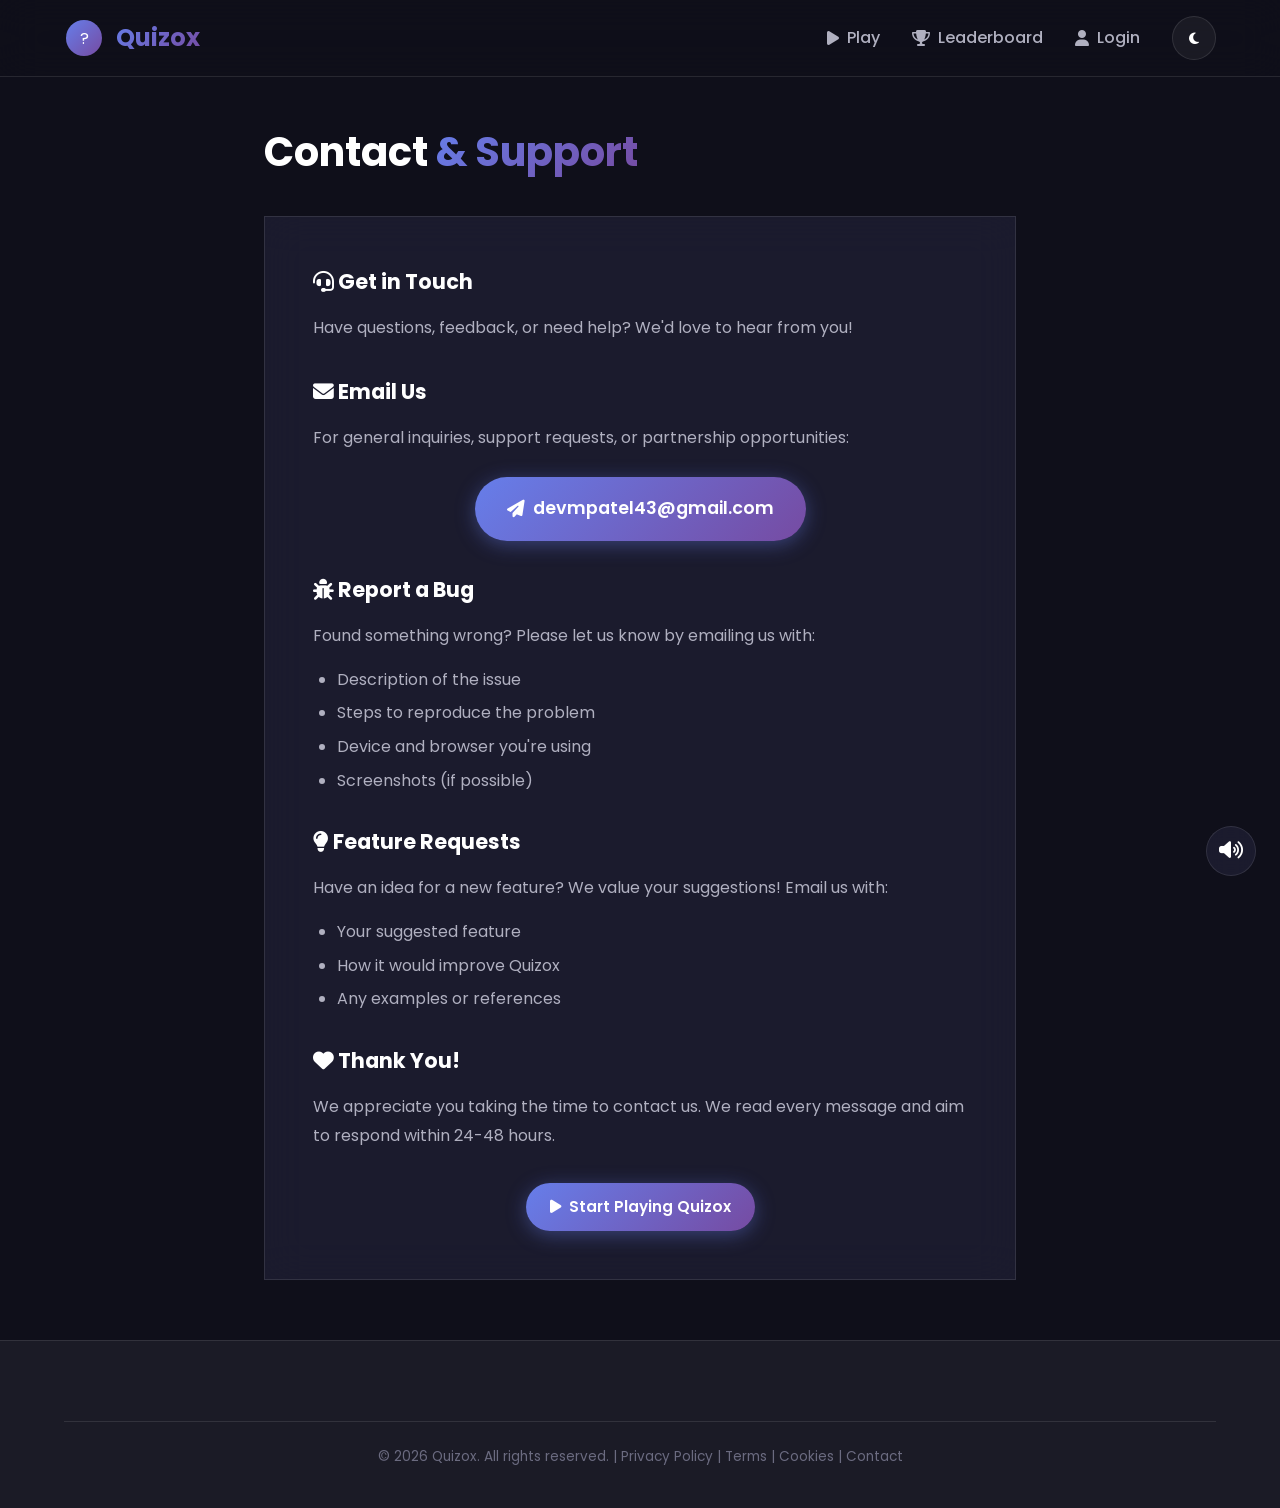
<file: pages/contact.html>
<!DOCTYPE html>
<html lang="en">
<head>
    <meta charset="UTF-8">
    <meta name="viewport" content="width=device-width, initial-scale=1.0">
    <title>Contact Us - Quizox</title>
    <link rel="stylesheet" href="../css/style.css">
    <link href="https://fonts.googleapis.com/css2?family=Poppins:wght@300;400;500;600;700;800&display=swap" rel="stylesheet">
    <link rel="stylesheet" href="https://cdnjs.cloudflare.com/ajax/libs/font-awesome/6.4.0/css/all.min.css">
    <link rel="icon" href="data:image/svg+xml,<svg xmlns='http://www.w3.org/2000/svg' viewBox='0 0 100 100'><text y='.9em' font-size='90'>🧠</text></svg>">
</head>
<body>
    <nav class="navbar">
        <div class="nav-container">
            <a href="../index.html" class="logo">
                <div class="logo-icon">
                    <svg viewBox="0 0 100 100" width="40" height="40">
                        <circle cx="50" cy="50" r="45" fill="url(#logoGrad)" />
                        <text x="50" y="65" text-anchor="middle" font-size="40" fill="white">?</text>
                        <defs>
                            <linearGradient id="logoGrad" x1="0%" y1="0%" x2="100%" y2="100%">
                                <stop offset="0%" style="stop-color:#667eea"/>
                                <stop offset="100%" style="stop-color:#764ba2"/>
                            </linearGradient>
                        </defs>
                    </svg>
                </div>
                <span class="logo-text">Quizox</span>
            </a>
            <div class="nav-links">
                <a href="quiz.html" class="nav-link"><i class="fas fa-play"></i> Play</a>
                <a href="leaderboard.html" class="nav-link"><i class="fas fa-trophy"></i> Leaderboard</a>
                <a href="auth.html" class="nav-link" id="auth-link"><i class="fas fa-user"></i> Login</a>
                <button id="theme-toggle" class="theme-btn"><i class="fas fa-moon"></i></button>
            </div>
            <div class="mobile-menu" id="mobile-menu">
                <a href="quiz.html" class="mobile-link"><i class="fas fa-play"></i> Play Quiz</a>
                <a href="leaderboard.html" class="mobile-link"><i class="fas fa-trophy"></i> Leaderboard</a>
                <a href="auth.html" class="mobile-link" id="mobile-auth-link"><i class="fas fa-user"></i> Login</a>
                <a href="#" class="mobile-link" id="mobile-logout" style="display: none;"><i class="fas fa-sign-out-alt"></i> Logout</a>
                <button id="mobile-theme-toggle" class="mobile-theme-btn"><i class="fas fa-moon"></i> Dark Mode</button>
            </div>
            <button class="mobile-menu-btn" id="mobile-menu-btn"><i class="fas fa-bars"></i></button>
        </div>
    </nav>

    <main class="legal-container">
        <h1>Contact <span class="gradient-text">& Support</span></h1>
        
        <div class="legal-content">
            <h2><i class="fas fa-headset"></i> Get in Touch</h2>
            <p>Have questions, feedback, or need help? We'd love to hear from you!</p>

            <h2><i class="fas fa-envelope"></i> Email Us</h2>
            <p>For general inquiries, support requests, or partnership opportunities:</p>
            <p style="text-align: center; margin: 24px 0;">
                <a href="mailto:devmpatel43@gmail.com" class="btn btn-primary btn-lg">
                    <i class="fas fa-paper-plane"></i> devmpatel43@gmail.com
                </a>
            </p>

            <h2><i class="fas fa-bug"></i> Report a Bug</h2>
            <p>Found something wrong? Please let us know by emailing us with:</p>
            <ul>
                <li>Description of the issue</li>
                <li>Steps to reproduce the problem</li>
                <li>Device and browser you're using</li>
                <li>Screenshots (if possible)</li>
            </ul>

            <h2><i class="fas fa-lightbulb"></i> Feature Requests</h2>
            <p>Have an idea for a new feature? We value your suggestions! Email us with:</p>
            <ul>
                <li>Your suggested feature</li>
                <li>How it would improve Quizox</li>
                <li>Any examples or references</li>
            </ul>

            <h2><i class="fas fa-heart"></i> Thank You!</h2>
            <p>We appreciate you taking the time to contact us. We read every message and aim to respond within 24-48 hours.</p>

            <div style="text-align: center; margin-top: 32px;">
                <a href="quiz.html" class="btn btn-primary">
                    <i class="fas fa-play"></i> Start Playing Quizox
                </a>
            </div>
        </div>
    </main>

    <footer class="footer">
        <div class="container">
            <div class="footer-bottom">
                <p>&copy; 2026 Quizox. All rights reserved. | <a href="privacy-policy.html">Privacy Policy</a> | <a href="terms.html">Terms</a> | <a href="cookie-policy.html">Cookies</a> | <a href="contact.html">Contact</a></p>
            </div>
        </div>
    </footer>

    <script src="../js/main.js"></script>
</body>
</html>
</file>
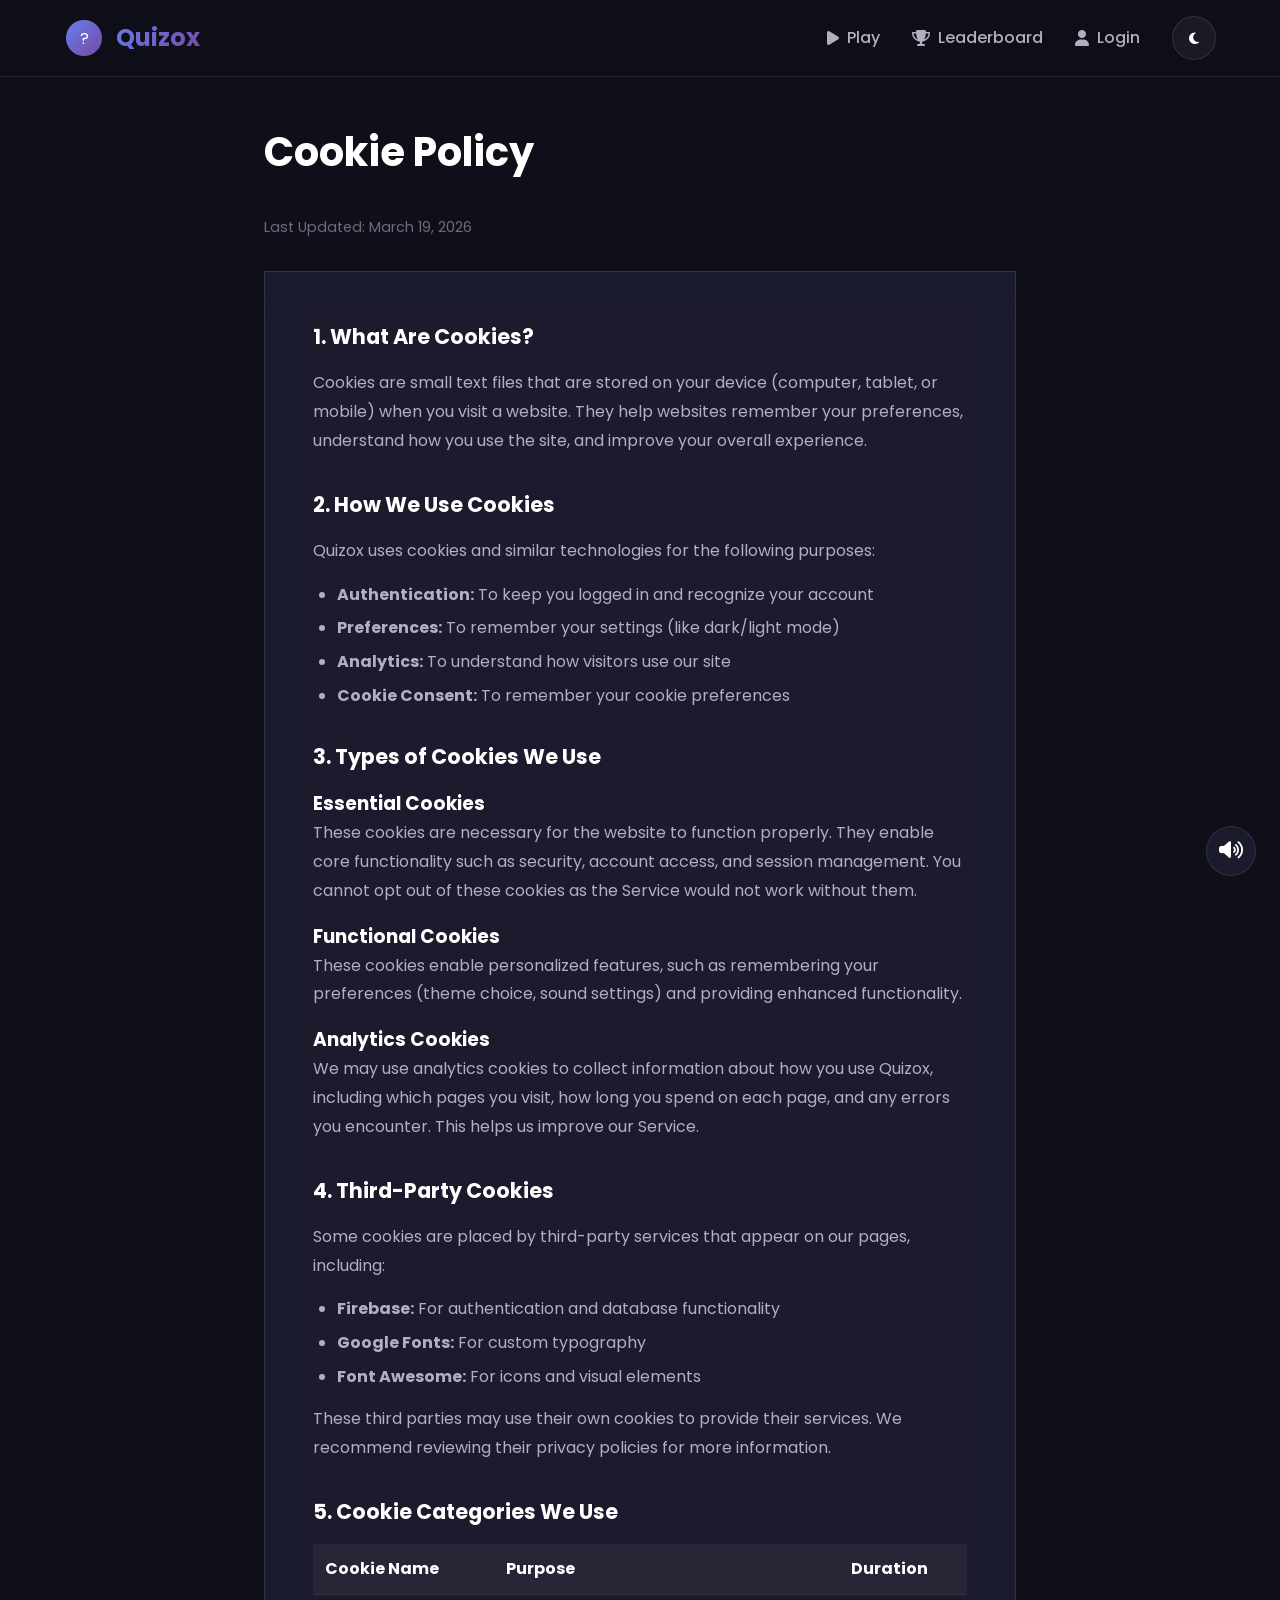
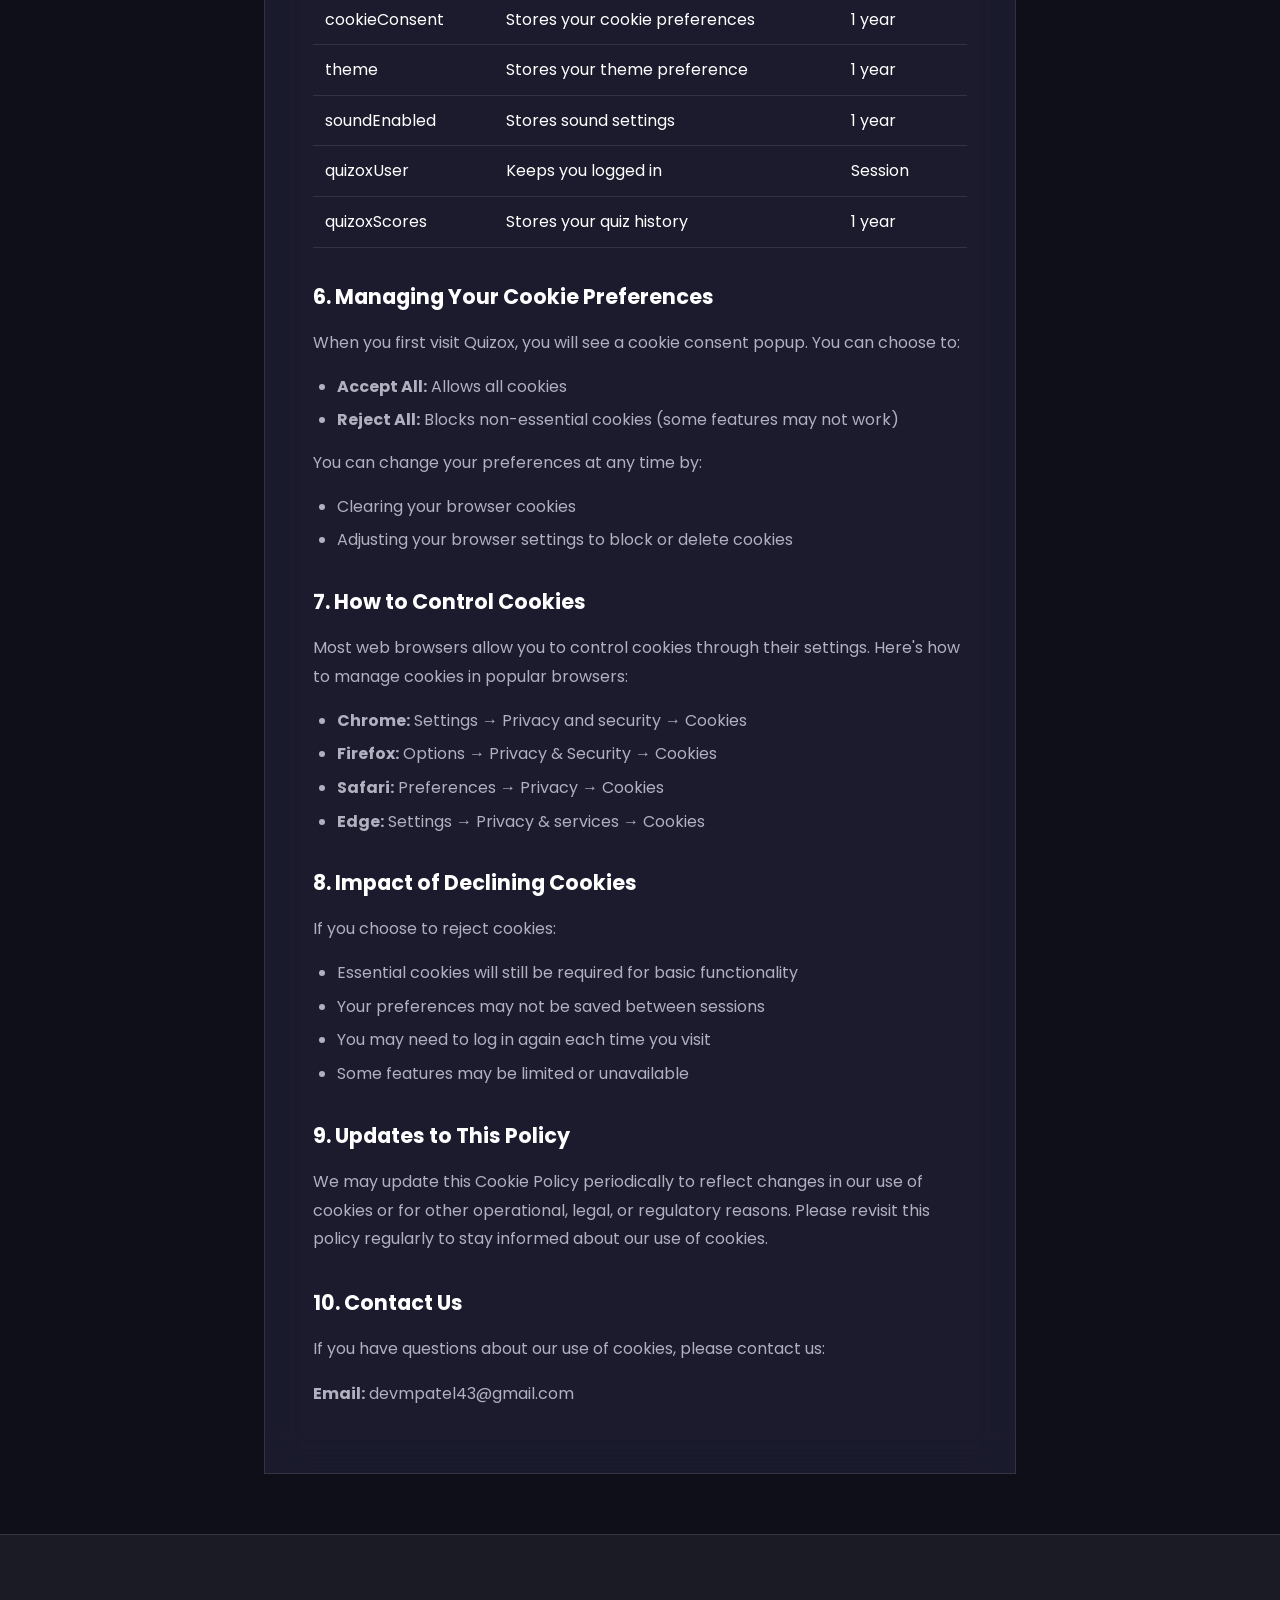
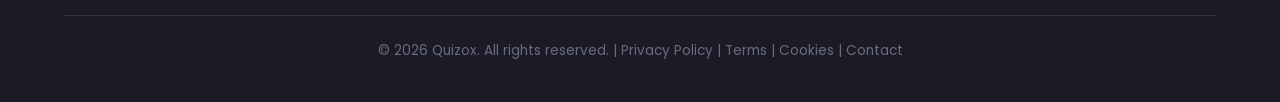
<file: pages/cookie-policy.html>
<!DOCTYPE html>
<html lang="en">
<head>
    <meta charset="UTF-8">
    <meta name="viewport" content="width=device-width, initial-scale=1.0">
    <title>Cookie Policy - Quizox</title>
    <link rel="stylesheet" href="../css/style.css">
    <link href="https://fonts.googleapis.com/css2?family=Poppins:wght@300;400;500;600;700;800&display=swap" rel="stylesheet">
    <link rel="stylesheet" href="https://cdnjs.cloudflare.com/ajax/libs/font-awesome/6.4.0/css/all.min.css">
    <link rel="icon" href="data:image/svg+xml,<svg xmlns='http://www.w3.org/2000/svg' viewBox='0 0 100 100'><text y='.9em' font-size='90'>🧠</text></svg>">
</head>
<body>
    <nav class="navbar">
        <div class="nav-container">
            <a href="../index.html" class="logo">
                <div class="logo-icon">
                    <svg viewBox="0 0 100 100" width="40" height="40">
                        <circle cx="50" cy="50" r="45" fill="url(#logoGrad)" />
                        <text x="50" y="65" text-anchor="middle" font-size="40" fill="white">?</text>
                        <defs>
                            <linearGradient id="logoGrad" x1="0%" y1="0%" x2="100%" y2="100%">
                                <stop offset="0%" style="stop-color:#667eea"/>
                                <stop offset="100%" style="stop-color:#764ba2"/>
                            </linearGradient>
                        </defs>
                    </svg>
                </div>
                <span class="logo-text">Quizox</span>
            </a>
            <div class="nav-links">
                <a href="quiz.html" class="nav-link"><i class="fas fa-play"></i> Play</a>
                <a href="leaderboard.html" class="nav-link"><i class="fas fa-trophy"></i> Leaderboard</a>
                <a href="auth.html" class="nav-link" id="auth-link"><i class="fas fa-user"></i> Login</a>
                <button id="theme-toggle" class="theme-btn"><i class="fas fa-moon"></i></button>
            </div>
            <div class="mobile-menu" id="mobile-menu">
                <a href="quiz.html" class="mobile-link"><i class="fas fa-play"></i> Play Quiz</a>
                <a href="leaderboard.html" class="mobile-link"><i class="fas fa-trophy"></i> Leaderboard</a>
                <a href="auth.html" class="mobile-link" id="mobile-auth-link"><i class="fas fa-user"></i> Login</a>
                <a href="#" class="mobile-link" id="mobile-logout" style="display: none;"><i class="fas fa-sign-out-alt"></i> Logout</a>
                <button id="mobile-theme-toggle" class="mobile-theme-btn"><i class="fas fa-moon"></i> Dark Mode</button>
            </div>
            <button class="mobile-menu-btn" id="mobile-menu-btn"><i class="fas fa-bars"></i></button>
        </div>
    </nav>

    <main class="legal-container">
        <h1>Cookie Policy</h1>
        <p class="legal-date">Last Updated: March 19, 2026</p>
        
        <div class="legal-content">
            <h2>1. What Are Cookies?</h2>
            <p>Cookies are small text files that are stored on your device (computer, tablet, or mobile) when you visit a website. They help websites remember your preferences, understand how you use the site, and improve your overall experience.</p>

            <h2>2. How We Use Cookies</h2>
            <p>Quizox uses cookies and similar technologies for the following purposes:</p>
            <ul>
                <li><strong>Authentication:</strong> To keep you logged in and recognize your account</li>
                <li><strong>Preferences:</strong> To remember your settings (like dark/light mode)</li>
                <li><strong>Analytics:</strong> To understand how visitors use our site</li>
                <li><strong>Cookie Consent:</strong> To remember your cookie preferences</li>
            </ul>

            <h2>3. Types of Cookies We Use</h2>
            
            <h3>Essential Cookies</h3>
            <p>These cookies are necessary for the website to function properly. They enable core functionality such as security, account access, and session management. You cannot opt out of these cookies as the Service would not work without them.</p>
            
            <h3>Functional Cookies</h3>
            <p>These cookies enable personalized features, such as remembering your preferences (theme choice, sound settings) and providing enhanced functionality.</p>
            
            <h3>Analytics Cookies</h3>
            <p>We may use analytics cookies to collect information about how you use Quizox, including which pages you visit, how long you spend on each page, and any errors you encounter. This helps us improve our Service.</p>

            <h2>4. Third-Party Cookies</h2>
            <p>Some cookies are placed by third-party services that appear on our pages, including:</p>
            <ul>
                <li><strong>Firebase:</strong> For authentication and database functionality</li>
                <li><strong>Google Fonts:</strong> For custom typography</li>
                <li><strong>Font Awesome:</strong> For icons and visual elements</li>
            </ul>
            <p>These third parties may use their own cookies to provide their services. We recommend reviewing their privacy policies for more information.</p>

            <h2>5. Cookie Categories We Use</h2>
            <table style="width: 100%; border-collapse: collapse; margin: 16px 0;">
                <thead>
                    <tr style="background: var(--glass);">
                        <th style="padding: 12px; text-align: left; border-bottom: 1px solid var(--glass-border);">Cookie Name</th>
                        <th style="padding: 12px; text-align: left; border-bottom: 1px solid var(--glass-border);">Purpose</th>
                        <th style="padding: 12px; text-align: left; border-bottom: 1px solid var(--glass-border);">Duration</th>
                    </tr>
                </thead>
                <tbody>
                    <tr>
                        <td style="padding: 12px; border-bottom: 1px solid var(--glass-border);">cookieConsent</td>
                        <td style="padding: 12px; border-bottom: 1px solid var(--glass-border);">Stores your cookie preferences</td>
                        <td style="padding: 12px; border-bottom: 1px solid var(--glass-border);">1 year</td>
                    </tr>
                    <tr>
                        <td style="padding: 12px; border-bottom: 1px solid var(--glass-border);">theme</td>
                        <td style="padding: 12px; border-bottom: 1px solid var(--glass-border);">Stores your theme preference</td>
                        <td style="padding: 12px; border-bottom: 1px solid var(--glass-border);">1 year</td>
                    </tr>
                    <tr>
                        <td style="padding: 12px; border-bottom: 1px solid var(--glass-border);">soundEnabled</td>
                        <td style="padding: 12px; border-bottom: 1px solid var(--glass-border);">Stores sound settings</td>
                        <td style="padding: 12px; border-bottom: 1px solid var(--glass-border);">1 year</td>
                    </tr>
                    <tr>
                        <td style="padding: 12px; border-bottom: 1px solid var(--glass-border);">quizoxUser</td>
                        <td style="padding: 12px; border-bottom: 1px solid var(--glass-border);">Keeps you logged in</td>
                        <td style="padding: 12px; border-bottom: 1px solid var(--glass-border);">Session</td>
                    </tr>
                    <tr>
                        <td style="padding: 12px; border-bottom: 1px solid var(--glass-border);">quizoxScores</td>
                        <td style="padding: 12px; border-bottom: 1px solid var(--glass-border);">Stores your quiz history</td>
                        <td style="padding: 12px; border-bottom: 1px solid var(--glass-border);">1 year</td>
                    </tr>
                </tbody>
            </table>

            <h2>6. Managing Your Cookie Preferences</h2>
            <p>When you first visit Quizox, you will see a cookie consent popup. You can choose to:</p>
            <ul>
                <li><strong>Accept All:</strong> Allows all cookies</li>
                <li><strong>Reject All:</strong> Blocks non-essential cookies (some features may not work)</li>
            </ul>
            <p>You can change your preferences at any time by:</p>
            <ul>
                <li>Clearing your browser cookies</li>
                <li>Adjusting your browser settings to block or delete cookies</li>
            </ul>

            <h2>7. How to Control Cookies</h2>
            <p>Most web browsers allow you to control cookies through their settings. Here's how to manage cookies in popular browsers:</p>
            <ul>
                <li><strong>Chrome:</strong> Settings → Privacy and security → Cookies</li>
                <li><strong>Firefox:</strong> Options → Privacy & Security → Cookies</li>
                <li><strong>Safari:</strong> Preferences → Privacy → Cookies</li>
                <li><strong>Edge:</strong> Settings → Privacy & services → Cookies</li>
            </ul>

            <h2>8. Impact of Declining Cookies</h2>
            <p>If you choose to reject cookies:</p>
            <ul>
                <li>Essential cookies will still be required for basic functionality</li>
                <li>Your preferences may not be saved between sessions</li>
                <li>You may need to log in again each time you visit</li>
                <li>Some features may be limited or unavailable</li>
            </ul>

            <h2>9. Updates to This Policy</h2>
            <p>We may update this Cookie Policy periodically to reflect changes in our use of cookies or for other operational, legal, or regulatory reasons. Please revisit this policy regularly to stay informed about our use of cookies.</p>

            <h2>10. Contact Us</h2>
            <p>If you have questions about our use of cookies, please contact us:</p>
            <p><strong>Email:</strong> devmpatel43@gmail.com</p>
        </div>
    </main>

    <footer class="footer">
        <div class="container">
            <div class="footer-bottom">
                <p>&copy; 2026 Quizox. All rights reserved. | <a href="privacy-policy.html">Privacy Policy</a> | <a href="terms.html">Terms</a> | <a href="cookie-policy.html">Cookies</a> | <a href="contact.html">Contact</a></p>
            </div>
        </div>
    </footer>

    <script src="../js/main.js"></script>
</body>
</html>
</file>
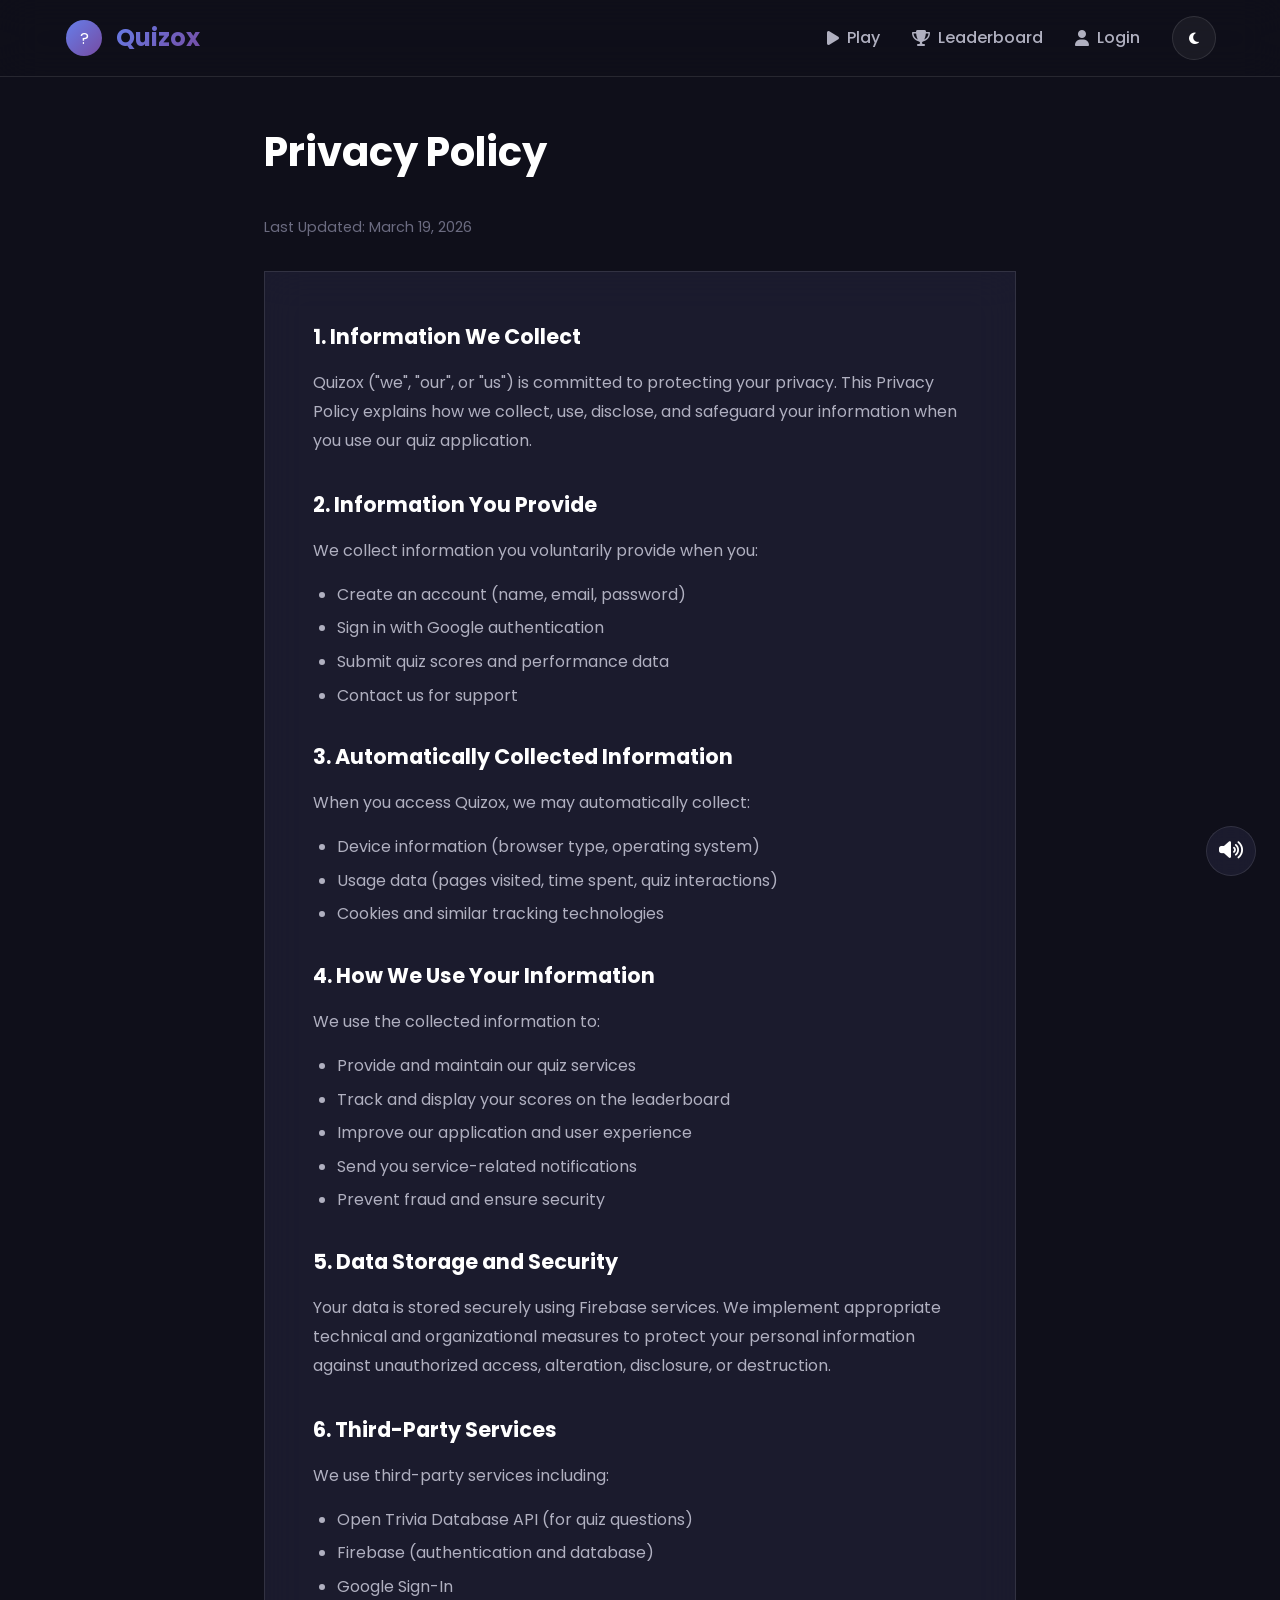
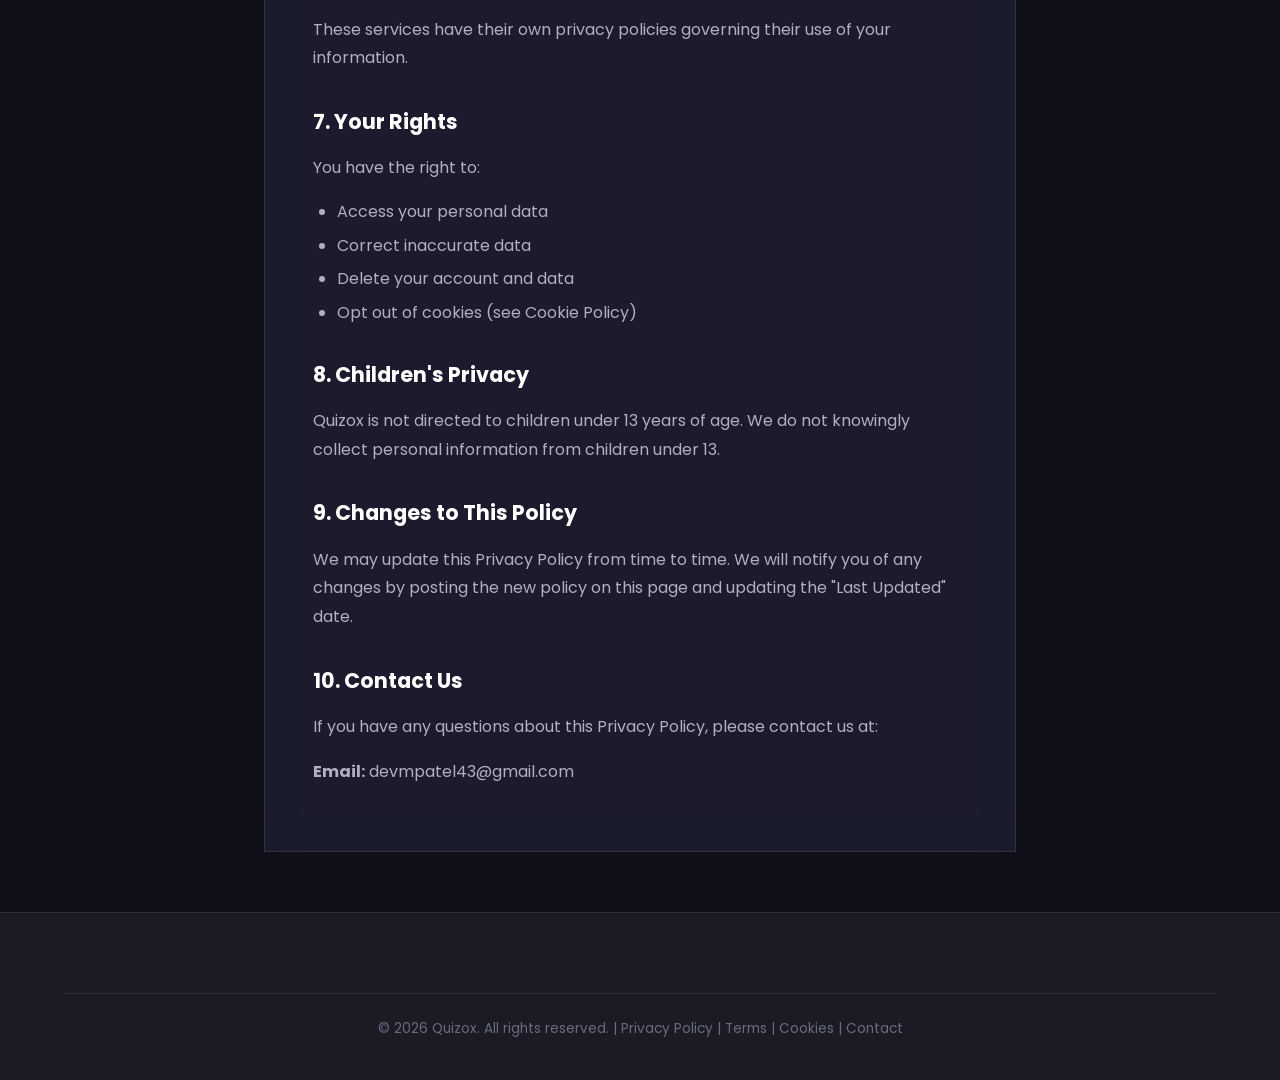
<file: pages/privacy-policy.html>
<!DOCTYPE html>
<html lang="en">
<head>
    <meta charset="UTF-8">
    <meta name="viewport" content="width=device-width, initial-scale=1.0">
    <title>Privacy Policy - Quizox</title>
    <link rel="stylesheet" href="../css/style.css">
    <link href="https://fonts.googleapis.com/css2?family=Poppins:wght@300;400;500;600;700;800&display=swap" rel="stylesheet">
    <link rel="stylesheet" href="https://cdnjs.cloudflare.com/ajax/libs/font-awesome/6.4.0/css/all.min.css">
    <link rel="icon" href="data:image/svg+xml,<svg xmlns='http://www.w3.org/2000/svg' viewBox='0 0 100 100'><text y='.9em' font-size='90'>🧠</text></svg>">
</head>
<body>
    <nav class="navbar">
        <div class="nav-container">
            <a href="../index.html" class="logo">
                <div class="logo-icon">
                    <svg viewBox="0 0 100 100" width="40" height="40">
                        <circle cx="50" cy="50" r="45" fill="url(#logoGrad)" />
                        <text x="50" y="65" text-anchor="middle" font-size="40" fill="white">?</text>
                        <defs>
                            <linearGradient id="logoGrad" x1="0%" y1="0%" x2="100%" y2="100%">
                                <stop offset="0%" style="stop-color:#667eea"/>
                                <stop offset="100%" style="stop-color:#764ba2"/>
                            </linearGradient>
                        </defs>
                    </svg>
                </div>
                <span class="logo-text">Quizox</span>
            </a>
            <div class="nav-links">
                <a href="quiz.html" class="nav-link"><i class="fas fa-play"></i> Play</a>
                <a href="leaderboard.html" class="nav-link"><i class="fas fa-trophy"></i> Leaderboard</a>
                <a href="auth.html" class="nav-link" id="auth-link"><i class="fas fa-user"></i> Login</a>
                <button id="theme-toggle" class="theme-btn"><i class="fas fa-moon"></i></button>
            </div>
            <div class="mobile-menu" id="mobile-menu">
                <a href="quiz.html" class="mobile-link"><i class="fas fa-play"></i> Play Quiz</a>
                <a href="leaderboard.html" class="mobile-link"><i class="fas fa-trophy"></i> Leaderboard</a>
                <a href="auth.html" class="mobile-link" id="mobile-auth-link"><i class="fas fa-user"></i> Login</a>
                <a href="#" class="mobile-link" id="mobile-logout" style="display: none;"><i class="fas fa-sign-out-alt"></i> Logout</a>
                <button id="mobile-theme-toggle" class="mobile-theme-btn"><i class="fas fa-moon"></i> Dark Mode</button>
            </div>
            <button class="mobile-menu-btn" id="mobile-menu-btn"><i class="fas fa-bars"></i></button>
        </div>
    </nav>

    <main class="legal-container">
        <h1>Privacy Policy</h1>
        <p class="legal-date">Last Updated: March 19, 2026</p>
        
        <div class="legal-content">
            <h2>1. Information We Collect</h2>
            <p>Quizox ("we", "our", or "us") is committed to protecting your privacy. This Privacy Policy explains how we collect, use, disclose, and safeguard your information when you use our quiz application.</p>
            
            <h2>2. Information You Provide</h2>
            <p>We collect information you voluntarily provide when you:</p>
            <ul>
                <li>Create an account (name, email, password)</li>
                <li>Sign in with Google authentication</li>
                <li>Submit quiz scores and performance data</li>
                <li>Contact us for support</li>
            </ul>

            <h2>3. Automatically Collected Information</h2>
            <p>When you access Quizox, we may automatically collect:</p>
            <ul>
                <li>Device information (browser type, operating system)</li>
                <li>Usage data (pages visited, time spent, quiz interactions)</li>
                <li>Cookies and similar tracking technologies</li>
            </ul>

            <h2>4. How We Use Your Information</h2>
            <p>We use the collected information to:</p>
            <ul>
                <li>Provide and maintain our quiz services</li>
                <li>Track and display your scores on the leaderboard</li>
                <li>Improve our application and user experience</li>
                <li>Send you service-related notifications</li>
                <li>Prevent fraud and ensure security</li>
            </ul>

            <h2>5. Data Storage and Security</h2>
            <p>Your data is stored securely using Firebase services. We implement appropriate technical and organizational measures to protect your personal information against unauthorized access, alteration, disclosure, or destruction.</p>

            <h2>6. Third-Party Services</h2>
            <p>We use third-party services including:</p>
            <ul>
                <li>Open Trivia Database API (for quiz questions)</li>
                <li>Firebase (authentication and database)</li>
                <li>Google Sign-In</li>
            </ul>
            <p>These services have their own privacy policies governing their use of your information.</p>

            <h2>7. Your Rights</h2>
            <p>You have the right to:</p>
            <ul>
                <li>Access your personal data</li>
                <li>Correct inaccurate data</li>
                <li>Delete your account and data</li>
                <li>Opt out of cookies (see Cookie Policy)</li>
            </ul>

            <h2>8. Children's Privacy</h2>
            <p>Quizox is not directed to children under 13 years of age. We do not knowingly collect personal information from children under 13.</p>

            <h2>9. Changes to This Policy</h2>
            <p>We may update this Privacy Policy from time to time. We will notify you of any changes by posting the new policy on this page and updating the "Last Updated" date.</p>

            <h2>10. Contact Us</h2>
            <p>If you have any questions about this Privacy Policy, please contact us at:</p>
            <p><strong>Email:</strong> devmpatel43@gmail.com</p>
        </div>
    </main>

    <footer class="footer">
        <div class="container">
            <div class="footer-bottom">
                <p>&copy; 2026 Quizox. All rights reserved. | <a href="privacy-policy.html">Privacy Policy</a> | <a href="terms.html">Terms</a> | <a href="cookie-policy.html">Cookies</a> | <a href="contact.html">Contact</a></p>
            </div>
        </div>
    </footer>

    <script src="../js/main.js"></script>
</body>
</html>
</file>
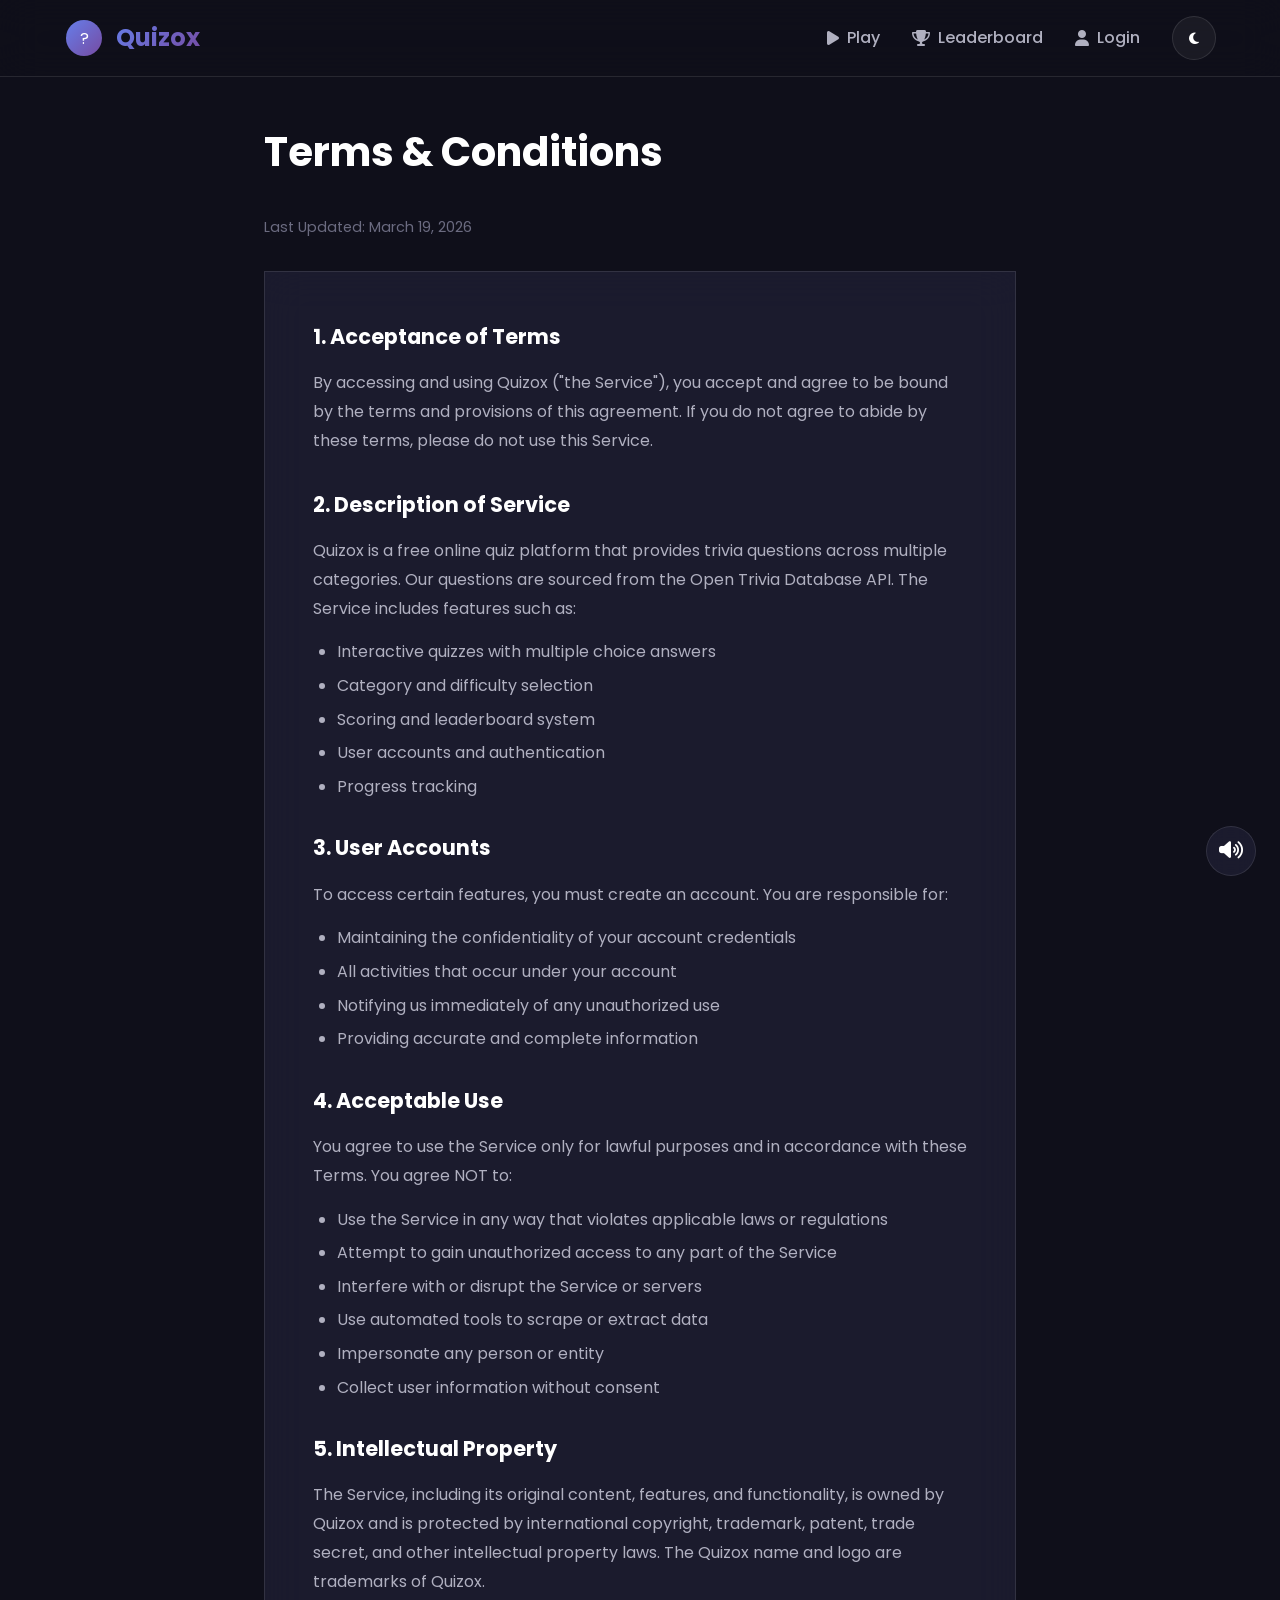
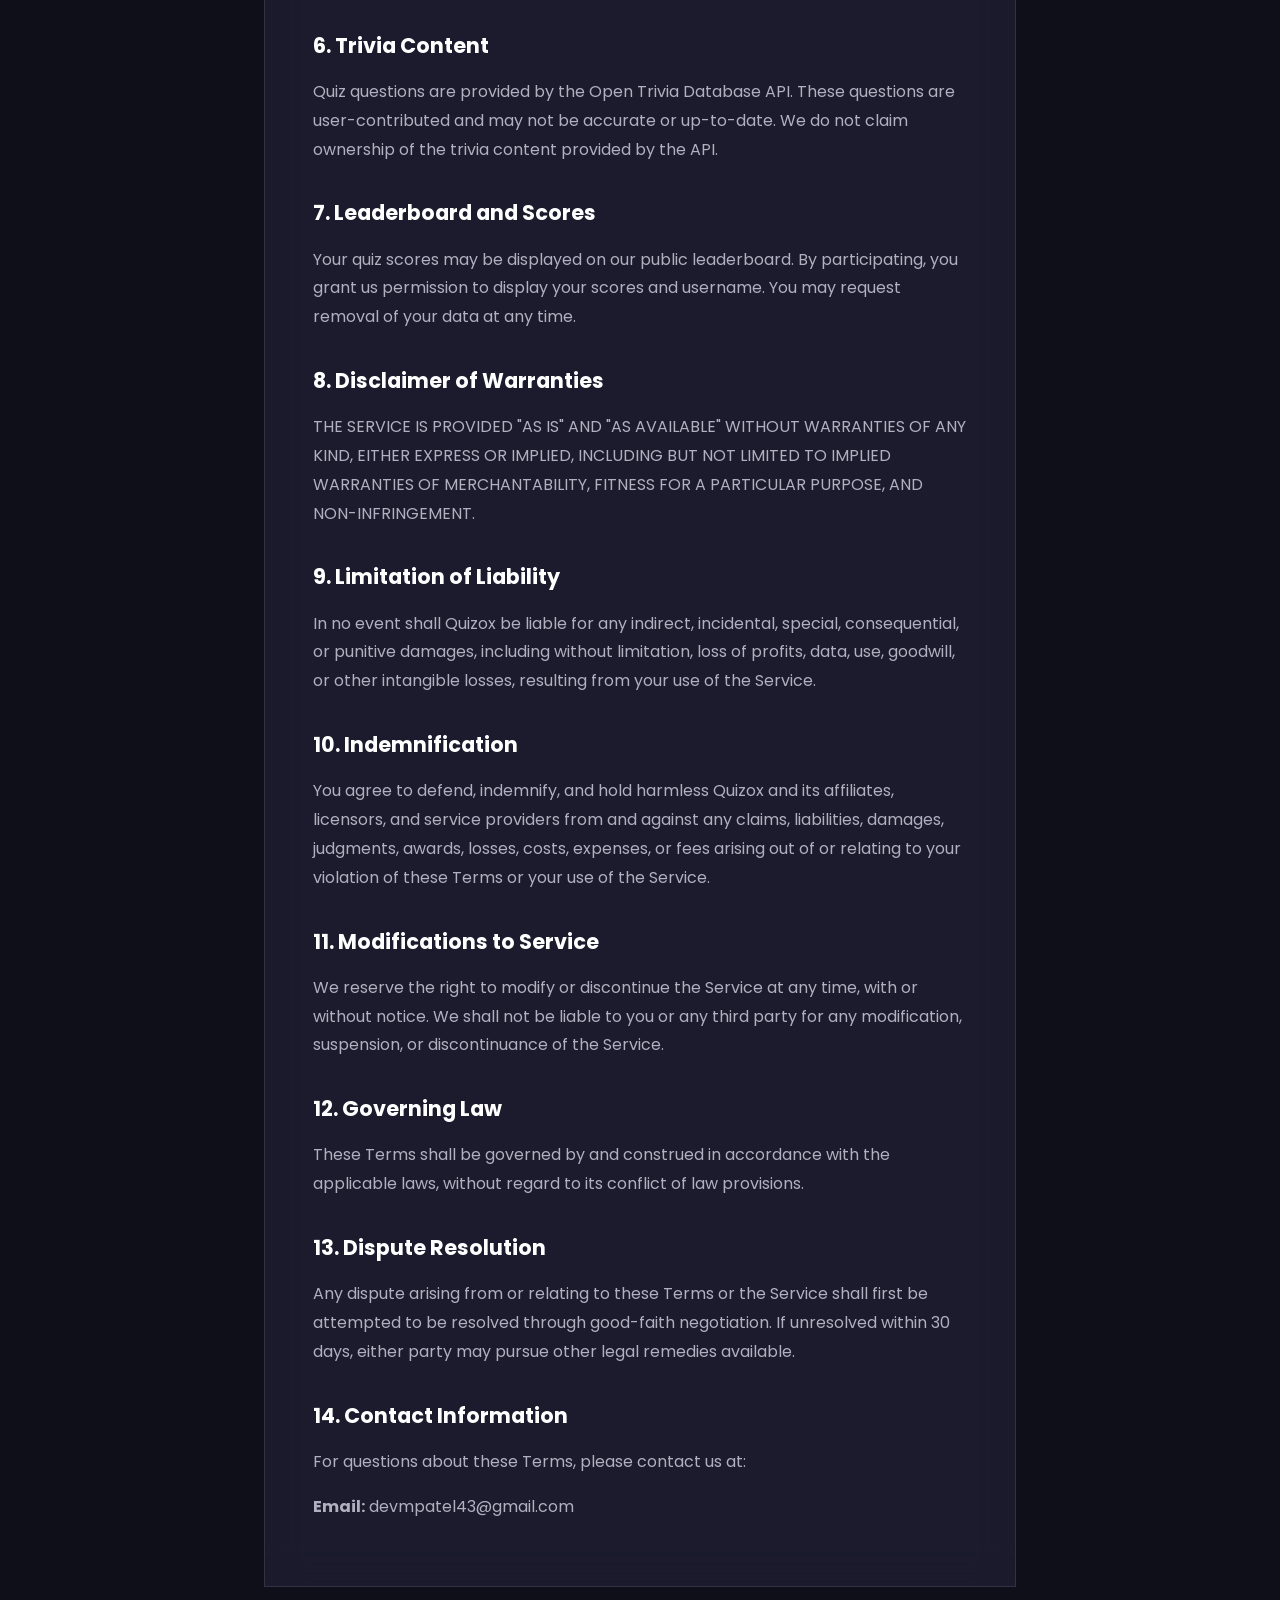
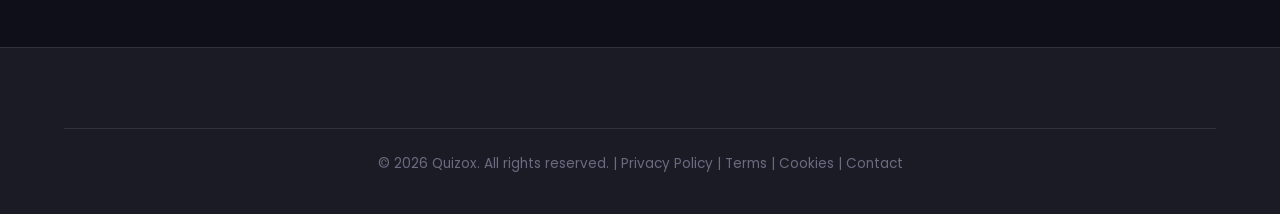
<file: pages/terms.html>
<!DOCTYPE html>
<html lang="en">
<head>
    <meta charset="UTF-8">
    <meta name="viewport" content="width=device-width, initial-scale=1.0">
    <title>Terms & Conditions - Quizox</title>
    <link rel="stylesheet" href="../css/style.css">
    <link href="https://fonts.googleapis.com/css2?family=Poppins:wght@300;400;500;600;700;800&display=swap" rel="stylesheet">
    <link rel="stylesheet" href="https://cdnjs.cloudflare.com/ajax/libs/font-awesome/6.4.0/css/all.min.css">
    <link rel="icon" href="data:image/svg+xml,<svg xmlns='http://www.w3.org/2000/svg' viewBox='0 0 100 100'><text y='.9em' font-size='90'>🧠</text></svg>">
</head>
<body>
    <nav class="navbar">
        <div class="nav-container">
            <a href="../index.html" class="logo">
                <div class="logo-icon">
                    <svg viewBox="0 0 100 100" width="40" height="40">
                        <circle cx="50" cy="50" r="45" fill="url(#logoGrad)" />
                        <text x="50" y="65" text-anchor="middle" font-size="40" fill="white">?</text>
                        <defs>
                            <linearGradient id="logoGrad" x1="0%" y1="0%" x2="100%" y2="100%">
                                <stop offset="0%" style="stop-color:#667eea"/>
                                <stop offset="100%" style="stop-color:#764ba2"/>
                            </linearGradient>
                        </defs>
                    </svg>
                </div>
                <span class="logo-text">Quizox</span>
            </a>
            <div class="nav-links">
                <a href="quiz.html" class="nav-link"><i class="fas fa-play"></i> Play</a>
                <a href="leaderboard.html" class="nav-link"><i class="fas fa-trophy"></i> Leaderboard</a>
                <a href="auth.html" class="nav-link" id="auth-link"><i class="fas fa-user"></i> Login</a>
                <button id="theme-toggle" class="theme-btn"><i class="fas fa-moon"></i></button>
            </div>
            <div class="mobile-menu" id="mobile-menu">
                <a href="quiz.html" class="mobile-link"><i class="fas fa-play"></i> Play Quiz</a>
                <a href="leaderboard.html" class="mobile-link"><i class="fas fa-trophy"></i> Leaderboard</a>
                <a href="auth.html" class="mobile-link" id="mobile-auth-link"><i class="fas fa-user"></i> Login</a>
                <a href="#" class="mobile-link" id="mobile-logout" style="display: none;"><i class="fas fa-sign-out-alt"></i> Logout</a>
                <button id="mobile-theme-toggle" class="mobile-theme-btn"><i class="fas fa-moon"></i> Dark Mode</button>
            </div>
            <button class="mobile-menu-btn" id="mobile-menu-btn"><i class="fas fa-bars"></i></button>
        </div>
    </nav>

    <main class="legal-container">
        <h1>Terms & Conditions</h1>
        <p class="legal-date">Last Updated: March 19, 2026</p>
        
        <div class="legal-content">
            <h2>1. Acceptance of Terms</h2>
            <p>By accessing and using Quizox ("the Service"), you accept and agree to be bound by the terms and provisions of this agreement. If you do not agree to abide by these terms, please do not use this Service.</p>

            <h2>2. Description of Service</h2>
            <p>Quizox is a free online quiz platform that provides trivia questions across multiple categories. Our questions are sourced from the Open Trivia Database API. The Service includes features such as:</p>
            <ul>
                <li>Interactive quizzes with multiple choice answers</li>
                <li>Category and difficulty selection</li>
                <li>Scoring and leaderboard system</li>
                <li>User accounts and authentication</li>
                <li>Progress tracking</li>
            </ul>

            <h2>3. User Accounts</h2>
            <p>To access certain features, you must create an account. You are responsible for:</p>
            <ul>
                <li>Maintaining the confidentiality of your account credentials</li>
                <li>All activities that occur under your account</li>
                <li>Notifying us immediately of any unauthorized use</li>
                <li>Providing accurate and complete information</li>
            </ul>

            <h2>4. Acceptable Use</h2>
            <p>You agree to use the Service only for lawful purposes and in accordance with these Terms. You agree NOT to:</p>
            <ul>
                <li>Use the Service in any way that violates applicable laws or regulations</li>
                <li>Attempt to gain unauthorized access to any part of the Service</li>
                <li>Interfere with or disrupt the Service or servers</li>
                <li>Use automated tools to scrape or extract data</li>
                <li>Impersonate any person or entity</li>
                <li>Collect user information without consent</li>
            </ul>

            <h2>5. Intellectual Property</h2>
            <p>The Service, including its original content, features, and functionality, is owned by Quizox and is protected by international copyright, trademark, patent, trade secret, and other intellectual property laws. The Quizox name and logo are trademarks of Quizox.</p>

            <h2>6. Trivia Content</h2>
            <p>Quiz questions are provided by the Open Trivia Database API. These questions are user-contributed and may not be accurate or up-to-date. We do not claim ownership of the trivia content provided by the API.</p>

            <h2>7. Leaderboard and Scores</h2>
            <p>Your quiz scores may be displayed on our public leaderboard. By participating, you grant us permission to display your scores and username. You may request removal of your data at any time.</p>

            <h2>8. Disclaimer of Warranties</h2>
            <p>THE SERVICE IS PROVIDED "AS IS" AND "AS AVAILABLE" WITHOUT WARRANTIES OF ANY KIND, EITHER EXPRESS OR IMPLIED, INCLUDING BUT NOT LIMITED TO IMPLIED WARRANTIES OF MERCHANTABILITY, FITNESS FOR A PARTICULAR PURPOSE, AND NON-INFRINGEMENT.</p>

            <h2>9. Limitation of Liability</h2>
            <p>In no event shall Quizox be liable for any indirect, incidental, special, consequential, or punitive damages, including without limitation, loss of profits, data, use, goodwill, or other intangible losses, resulting from your use of the Service.</p>

            <h2>10. Indemnification</h2>
            <p>You agree to defend, indemnify, and hold harmless Quizox and its affiliates, licensors, and service providers from and against any claims, liabilities, damages, judgments, awards, losses, costs, expenses, or fees arising out of or relating to your violation of these Terms or your use of the Service.</p>

            <h2>11. Modifications to Service</h2>
            <p>We reserve the right to modify or discontinue the Service at any time, with or without notice. We shall not be liable to you or any third party for any modification, suspension, or discontinuance of the Service.</p>

            <h2>12. Governing Law</h2>
            <p>These Terms shall be governed by and construed in accordance with the applicable laws, without regard to its conflict of law provisions.</p>

            <h2>13. Dispute Resolution</h2>
            <p>Any dispute arising from or relating to these Terms or the Service shall first be attempted to be resolved through good-faith negotiation. If unresolved within 30 days, either party may pursue other legal remedies available.</p>

            <h2>14. Contact Information</h2>
            <p>For questions about these Terms, please contact us at:</p>
            <p><strong>Email:</strong> devmpatel43@gmail.com</p>
        </div>
    </main>

    <footer class="footer">
        <div class="container">
            <div class="footer-bottom">
                <p>&copy; 2026 Quizox. All rights reserved. | <a href="privacy-policy.html">Privacy Policy</a> | <a href="terms.html">Terms</a> | <a href="cookie-policy.html">Cookies</a> | <a href="contact.html">Contact</a></p>
            </div>
        </div>
    </footer>

    <script src="../js/main.js"></script>
</body>
</html>
</file>
<file: css/style.css>
:root {
    --primary: #667eea;
    --primary-dark: #5568d3;
    --secondary: #764ba2;
    --accent: #f093fb;
    --bg-dark: #0f0f1a;
    --bg-card: rgba(30, 30, 50, 0.8);
    --bg-card-light: rgba(50, 50, 80, 0.5);
    --text-primary: #ffffff;
    --text-secondary: #b0b0c0;
    --text-muted: #6b6b80;
    --success: #10b981;
    --error: #ef4444;
    --warning: #f59e0b;
    --gradient: linear-gradient(135deg, var(--primary) 0%, var(--secondary) 100%);
    --gradient-light: linear-gradient(135deg, rgba(102, 126, 234, 0.2) 0%, rgba(118, 75, 162, 0.2) 100%);
    --glass: rgba(255, 255, 255, 0.05);
    --glass-border: rgba(255, 255, 255, 0.1);
    --shadow: 0 8px 32px rgba(0, 0, 0, 0.3);
    --shadow-lg: 0 16px 48px rgba(0, 0, 0, 0.4);
    --radius: 16px;
    --radius-sm: 8px;
    --radius-full: 9999px;
    --transition: all 0.3s cubic-bezier(0.4, 0, 0.2, 1);
}

[data-theme="light"] {
    --bg-dark: #f0f2f5;
    --bg-card: rgba(255, 255, 255, 0.9);
    --bg-card-light: rgba(255, 255, 255, 0.7);
    --text-primary: #1a1a2e;
    --text-secondary: #4a4a6a;
    --text-muted: #6b6b80;
    --glass: rgba(255, 255, 255, 0.8);
    --glass-border: rgba(0, 0, 0, 0.1);
    --shadow: 0 8px 32px rgba(0, 0, 0, 0.1);
    --shadow-lg: 0 16px 48px rgba(0, 0, 0, 0.15);
}

* {
    margin: 0;
    padding: 0;
    box-sizing: border-box;
}

html {
    scroll-behavior: smooth;
}

body {
    font-family: 'Poppins', sans-serif;
    background: var(--bg-dark);
    color: var(--text-primary);
    line-height: 1.6;
    overflow-x: hidden;
    min-height: 100vh;
}

a {
    text-decoration: none;
    color: inherit;
}

.container {
    max-width: 1200px;
    margin: 0 auto;
    padding: 0 24px;
}

.gradient-text {
    background: var(--gradient);
    -webkit-background-clip: text;
    -webkit-text-fill-color: transparent;
    background-clip: text;
}

.btn {
    display: inline-flex;
    align-items: center;
    gap: 8px;
    padding: 12px 24px;
    border-radius: var(--radius-full);
    font-size: 0.95rem;
    font-weight: 600;
    cursor: pointer;
    border: none;
    transition: var(--transition);
    font-family: inherit;
}

.btn-primary {
    background: var(--gradient);
    color: white;
    box-shadow: 0 4px 20px rgba(102, 126, 234, 0.4);
}

.btn-primary:hover {
    transform: translateY(-2px);
    box-shadow: 0 8px 30px rgba(102, 126, 234, 0.5);
}

.btn-outline {
    background: transparent;
    color: var(--text-primary);
    border: 2px solid var(--glass-border);
}

.btn-outline:hover {
    background: var(--glass);
    border-color: var(--primary);
}

.btn-secondary {
    background: var(--glass);
    color: var(--text-primary);
    border: 1px solid var(--glass-border);
}

.btn-lg {
    padding: 16px 32px;
    font-size: 1.1rem;
}

.hidden {
    display: none !important;
}

/* Navbar */
.navbar {
    position: fixed;
    top: 0;
    left: 0;
    right: 0;
    z-index: 1000;
    padding: 16px 0;
    background: rgba(15, 15, 26, 0.8);
    backdrop-filter: blur(20px);
    border-bottom: 1px solid var(--glass-border);
}

[data-theme="light"] .navbar {
    background: rgba(240, 242, 245, 0.8);
}

.nav-container {
    max-width: 1200px;
    margin: 0 auto;
    padding: 0 24px;
    display: flex;
    align-items: center;
    justify-content: space-between;
}

.logo {
    display: flex;
    align-items: center;
    gap: 12px;
}

.logo-icon {
    width: 40px;
    height: 40px;
}

.logo-text {
    font-size: 1.5rem;
    font-weight: 700;
    background: var(--gradient);
    -webkit-background-clip: text;
    -webkit-text-fill-color: transparent;
}

.nav-links {
    display: flex;
    align-items: center;
    gap: 32px;
}

.nav-link {
    display: flex;
    align-items: center;
    gap: 8px;
    color: var(--text-secondary);
    font-weight: 500;
    transition: var(--transition);
}

.nav-link:hover {
    color: var(--primary);
}

.theme-btn {
    width: 44px;
    height: 44px;
    border-radius: 50%;
    background: var(--glass);
    border: 1px solid var(--glass-border);
    color: var(--text-primary);
    cursor: pointer;
    transition: var(--transition);
}

.theme-btn:hover {
    background: var(--primary);
    color: white;
}

.mobile-menu-btn {
    display: none;
    width: 44px;
    height: 44px;
    border-radius: var(--radius-sm);
    background: var(--glass);
    border: 1px solid var(--glass-border);
    color: var(--text-primary);
    font-size: 1.2rem;
    cursor: pointer;
}

/* Mobile Menu Dropdown */
.mobile-menu {
    display: none;
    position: absolute;
    top: 100%;
    left: 0;
    right: 0;
    background: var(--bg-card);
    backdrop-filter: blur(20px);
    border-bottom: 1px solid var(--glass-border);
    padding: 16px;
    flex-direction: column;
    gap: 8px;
    z-index: 999;
}

.mobile-menu.active {
    display: flex;
}

.mobile-link {
    display: flex;
    align-items: center;
    gap: 12px;
    padding: 12px 16px;
    color: var(--text-primary);
    border-radius: var(--radius-sm);
    transition: var(--transition);
}

.mobile-link:hover {
    background: var(--glass);
    color: var(--primary);
}

.mobile-theme-btn {
    display: flex;
    align-items: center;
    gap: 12px;
    padding: 12px 16px;
    background: var(--glass);
    border: 1px solid var(--glass-border);
    border-radius: var(--radius-sm);
    color: var(--text-primary);
    cursor: pointer;
    font-family: inherit;
    font-size: 1rem;
}

/* Cookie Popup */
.cookie-popup {
    position: fixed;
    bottom: 24px;
    left: 50%;
    transform: translateX(-50%);
    z-index: 999;
    animation: slideUp 0.5s ease;
}

@keyframes slideUp {
    from { opacity: 0; transform: translateX(-50%) translateY(100%); }
    to { opacity: 1; transform: translateX(-50%) translateY(0); }
}

.cookie-content {
    background: var(--bg-card);
    backdrop-filter: blur(20px);
    border: 1px solid var(--glass-border);
    border-radius: var(--radius);
    padding: 24px;
    max-width: 400px;
    text-align: center;
    box-shadow: var(--shadow-lg);
}

.cookie-content i {
    font-size: 2rem;
    background: var(--gradient);
    -webkit-background-clip: text;
    -webkit-text-fill-color: transparent;
    margin-bottom: 12px;
}

.cookie-content p {
    color: var(--text-secondary);
    font-size: 0.9rem;
    margin-bottom: 16px;
}

.cookie-content a {
    color: var(--primary);
}

.cookie-buttons {
    display: flex;
    gap: 12px;
    justify-content: center;
}

/* Hero Section */
.hero {
    min-height: 100vh;
    display: flex;
    align-items: center;
    padding: 120px 24px 80px;
    position: relative;
    overflow: hidden;
}

.hero-bg {
    position: absolute;
    inset: 0;
    overflow: hidden;
}

.floating-shapes .shape {
    position: absolute;
    border-radius: 50%;
    background: var(--gradient);
    opacity: 0.1;
    animation: float 20s infinite;
}

.shape-1 {
    width: 400px;
    height: 400px;
    top: -100px;
    right: -100px;
    animation-delay: 0s;
}

.shape-2 {
    width: 300px;
    height: 300px;
    bottom: -50px;
    left: -50px;
    animation-delay: -5s;
}

.shape-3 {
    width: 200px;
    height: 200px;
    top: 50%;
    left: 50%;
    animation-delay: -10s;
}

@keyframes float {
    0%, 100% { transform: translate(0, 0) scale(1); }
    25% { transform: translate(30px, -30px) scale(1.05); }
    50% { transform: translate(0, -60px) scale(1); }
    75% { transform: translate(-30px, -30px) scale(0.95); }
}

.hero-content {
    max-width: 600px;
    position: relative;
    z-index: 1;
}

.hero-badge {
    display: inline-flex;
    align-items: center;
    gap: 8px;
    background: var(--gradient-light);
    padding: 8px 16px;
    border-radius: var(--radius-full);
    font-size: 0.85rem;
    color: var(--primary);
    margin-bottom: 24px;
    animation: fadeInUp 0.8s ease;
}

.hero-title {
    font-size: clamp(2.5rem, 5vw, 4rem);
    font-weight: 800;
    line-height: 1.1;
    margin-bottom: 24px;
    animation: fadeInUp 0.8s ease 0.1s backwards;
}

.hero-desc {
    color: var(--text-secondary);
    font-size: 1.1rem;
    margin-bottom: 32px;
    animation: fadeInUp 0.8s ease 0.2s backwards;
}

.hero-actions {
    display: flex;
    gap: 16px;
    flex-wrap: wrap;
    margin-bottom: 48px;
    animation: fadeInUp 0.8s ease 0.3s backwards;
}

.hero-stats {
    display: flex;
    gap: 48px;
    animation: fadeInUp 0.8s ease 0.4s backwards;
}

.stat {
    text-align: center;
}

.stat-number {
    display: block;
    font-size: 2rem;
    font-weight: 700;
    background: var(--gradient);
    -webkit-background-clip: text;
    -webkit-text-fill-color: transparent;
}

.stat-label {
    font-size: 0.85rem;
    color: var(--text-muted);
}

.hero-visual {
    position: absolute;
    right: 5%;
    top: 50%;
    transform: translateY(-50%);
    width: 400px;
    animation: fadeInRight 1s ease 0.5s backwards;
}

@keyframes fadeInUp {
    from { opacity: 0; transform: translateY(30px); }
    to { opacity: 1; transform: translateY(0); }
}

@keyframes fadeInRight {
    from { opacity: 0; transform: translateY(-50%) translateX(50px); }
    to { opacity: 1; transform: translateY(-50%) translateX(0); }
}

/* Quiz Card Preview */
.quiz-card {
    background: var(--bg-card);
    backdrop-filter: blur(20px);
    border: 1px solid var(--glass-border);
    border-radius: var(--radius-lg);
    padding: 24px;
    box-shadow: var(--shadow-lg);
}

.quiz-card-header {
    display: flex;
    justify-content: space-between;
    margin-bottom: 16px;
}

.category-tag {
    background: var(--gradient);
    padding: 4px 12px;
    border-radius: var(--radius-full);
    font-size: 0.75rem;
    font-weight: 600;
    color: white;
}

.timer-badge {
    background: var(--glass);
    padding: 4px 12px;
    border-radius: var(--radius-full);
    font-size: 0.75rem;
    color: var(--warning);
}

.quiz-question {
    font-size: 1.1rem;
    font-weight: 600;
    margin-bottom: 20px;
    line-height: 1.4;
}

.quiz-options {
    display: flex;
    flex-direction: column;
    gap: 10px;
}

.option {
    background: var(--glass);
    border: 1px solid var(--glass-border);
    padding: 12px 16px;
    border-radius: var(--radius-sm);
    text-align: left;
    font-size: 0.9rem;
    cursor: default;
    transition: var(--transition);
}

.option.correct {
    background: rgba(16, 185, 129, 0.2);
    border-color: var(--success);
    color: var(--success);
}

.option.wrong {
    background: rgba(239, 68, 68, 0.2);
    border-color: var(--error);
    color: var(--error);
}

/* Features Section */
.features {
    padding: 100px 0;
    position: relative;
}

.section-title {
    font-size: 2.5rem;
    font-weight: 700;
    text-align: center;
    margin-bottom: 60px;
}

.features-grid {
    display: grid;
    grid-template-columns: repeat(auto-fit, minmax(300px, 1fr));
    gap: 24px;
}

.feature-card {
    background: var(--bg-card);
    backdrop-filter: blur(20px);
    border: 1px solid var(--glass-border);
    border-radius: var(--radius);
    padding: 32px;
    transition: var(--transition);
}

.feature-card:hover {
    transform: translateY(-8px);
    box-shadow: var(--shadow-lg);
    border-color: var(--primary);
}

.feature-icon {
    width: 60px;
    height: 60px;
    border-radius: var(--radius);
    background: var(--gradient-light);
    display: flex;
    align-items: center;
    justify-content: center;
    margin-bottom: 20px;
    font-size: 1.5rem;
    background: var(--gradient);
    color: white;
}

.feature-card h3 {
    font-size: 1.2rem;
    font-weight: 600;
    margin-bottom: 12px;
}

.feature-card p {
    color: var(--text-secondary);
    font-size: 0.95rem;
}

/* Categories Section */
.categories {
    padding: 80px 0;
}

.categories-scroll {
    display: flex;
    gap: 16px;
    overflow-x: auto;
    padding: 20px 0;
    scrollbar-width: none;
}

.categories-scroll::-webkit-scrollbar {
    display: none;
}

.category-card {
    flex-shrink: 0;
    background: var(--bg-card);
    backdrop-filter: blur(20px);
    border: 1px solid var(--glass-border);
    border-radius: var(--radius);
    padding: 24px 32px;
    display: flex;
    flex-direction: column;
    align-items: center;
    gap: 12px;
    min-width: 150px;
    transition: var(--transition);
}

.category-card:hover {
    transform: translateY(-4px);
    border-color: var(--primary);
    background: var(--gradient-light);
}

.category-card i {
    font-size: 2rem;
    background: var(--gradient);
    -webkit-background-clip: text;
    -webkit-text-fill-color: transparent;
}

.category-card span {
    font-size: 0.85rem;
    font-weight: 500;
    white-space: nowrap;
}

/* Footer */
.footer {
    padding: 80px 0 40px;
    background: var(--glass);
    border-top: 1px solid var(--glass-border);
}

.footer-content {
    display: grid;
    grid-template-columns: 2fr 1fr 1fr 1fr;
    gap: 48px;
    margin-bottom: 48px;
}

.footer-brand p {
    color: var(--text-muted);
    margin-top: 8px;
    font-size: 0.9rem;
}

.footer-links h4 {
    font-size: 1rem;
    font-weight: 600;
    margin-bottom: 16px;
}

.footer-links a {
    display: block;
    color: var(--text-secondary);
    font-size: 0.9rem;
    margin-bottom: 8px;
    transition: var(--transition);
}

.footer-links a:hover {
    color: var(--primary);
}

.footer-links a i {
    margin-right: 8px;
}

.footer-bottom {
    text-align: center;
    padding-top: 24px;
    border-top: 1px solid var(--glass-border);
    color: var(--text-muted);
    font-size: 0.85rem;
}

/* Auth Pages */
.auth-container {
    min-height: 100vh;
    display: flex;
    align-items: center;
    justify-content: center;
    padding: 120px 24px 60px;
}

.auth-card {
    background: var(--bg-card);
    backdrop-filter: blur(20px);
    border: 1px solid var(--glass-border);
    border-radius: var(--radius-lg);
    padding: 48px;
    width: 100%;
    max-width: 440px;
    box-shadow: var(--shadow-lg);
}

.auth-header {
    text-align: center;
    margin-bottom: 32px;
}

.auth-header .logo {
    justify-content: center;
    margin-bottom: 24px;
}

.auth-header h1 {
    font-size: 1.8rem;
    font-weight: 700;
    margin-bottom: 8px;
}

.auth-header p {
    color: var(--text-secondary);
}

.form-group {
    margin-bottom: 20px;
}

.form-group label {
    display: block;
    font-size: 0.9rem;
    font-weight: 500;
    margin-bottom: 8px;
}

.form-group input {
    width: 100%;
    padding: 14px 16px;
    border-radius: var(--radius-sm);
    border: 1px solid var(--glass-border);
    background: var(--glass);
    color: var(--text-primary);
    font-size: 1rem;
    font-family: inherit;
    transition: var(--transition);
}

.form-group input:focus {
    outline: none;
    border-color: var(--primary);
    box-shadow: 0 0 0 3px rgba(102, 126, 234, 0.2);
}

.form-group .error-msg {
    color: var(--error);
    font-size: 0.8rem;
    margin-top: 6px;
    display: none;
}

.form-group.error input {
    border-color: var(--error);
}

.form-group.error .error-msg {
    display: block;
}

.auth-divider {
    display: flex;
    align-items: center;
    gap: 16px;
    margin: 24px 0;
    color: var(--text-muted);
    font-size: 0.85rem;
}

.auth-divider::before,
.auth-divider::after {
    content: '';
    flex: 1;
    height: 1px;
    background: var(--glass-border);
}

.btn-google {
    width: 100%;
    background: white;
    color: #333;
    border: 1px solid #ddd;
}

.btn-google:hover {
    background: #f5f5f5;
}

.btn-google img {
    width: 20px;
    height: 20px;
}

.auth-footer {
    text-align: center;
    margin-top: 24px;
    color: var(--text-secondary);
    font-size: 0.9rem;
}

.auth-footer a {
    color: var(--primary);
    font-weight: 500;
}

/* Quiz Page */
.quiz-container {
    min-height: 100vh;
    padding: 120px 24px 60px;
    display: flex;
    flex-direction: column;
    align-items: center;
}

.quiz-setup {
    max-width: 600px;
    width: 100%;
}

.quiz-setup h1 {
    font-size: 2rem;
    text-align: center;
    margin-bottom: 32px;
}

.setup-card {
    background: var(--bg-card);
    backdrop-filter: blur(20px);
    border: 1px solid var(--glass-border);
    border-radius: var(--radius-lg);
    padding: 32px;
    margin-bottom: 24px;
}

.setup-card h3 {
    font-size: 1.1rem;
    margin-bottom: 16px;
    color: var(--text-secondary);
}

.category-grid {
    display: grid;
    grid-template-columns: repeat(auto-fill, minmax(140px, 1fr));
    gap: 12px;
}

.category-btn {
    background: var(--glass);
    border: 1px solid var(--glass-border);
    border-radius: var(--radius-sm);
    padding: 12px;
    text-align: center;
    cursor: pointer;
    transition: var(--transition);
    font-family: inherit;
}

.category-btn:hover {
    border-color: var(--primary);
    background: var(--gradient-light);
}

.category-btn.active {
    background: var(--gradient);
    border-color: transparent;
    color: white;
}

.category-btn i {
    display: block;
    font-size: 1.5rem;
    margin-bottom: 8px;
}

.category-btn span {
    font-size: 0.8rem;
}

.difficulty-btns {
    display: flex;
    gap: 12px;
}

.difficulty-btn {
    flex: 1;
    background: var(--glass);
    border: 1px solid var(--glass-border);
    border-radius: var(--radius-sm);
    padding: 12px;
    text-align: center;
    cursor: pointer;
    transition: var(--transition);
    font-family: inherit;
    color: var(--text-primary);
}

.difficulty-btn:hover {
    border-color: var(--primary);
}

.difficulty-btn.active {
    background: var(--gradient);
    border-color: transparent;
    color: white;
}

.difficulty-btn.easy { border-color: var(--success); }
.difficulty-btn.medium { border-color: var(--warning); }
.difficulty-btn.hard { border-color: var(--error); }

.question-count {
    margin-top: 24px;
}

.question-count label {
    font-size: 0.9rem;
    margin-bottom: 12px;
    display: block;
}

.question-count input[type="range"] {
    width: 100%;
    -webkit-appearance: none;
    background: var(--glass);
    height: 8px;
    border-radius: 4px;
    outline: none;
}

.question-count input[type="range"]::-webkit-slider-thumb {
    -webkit-appearance: none;
    width: 24px;
    height: 24px;
    background: var(--gradient);
    border-radius: 50%;
    cursor: pointer;
}

.question-count span {
    display: block;
    text-align: center;
    margin-top: 8px;
    color: var(--primary);
    font-weight: 600;
}

.start-btn {
    width: 100%;
    justify-content: center;
    font-size: 1.1rem;
    padding: 18px;
}

/* Quiz Game */
.quiz-game {
    max-width: 700px;
    width: 100%;
    display: none;
}

.quiz-header {
    display: flex;
    justify-content: space-between;
    align-items: center;
    margin-bottom: 24px;
}

.question-meta {
    display: flex;
    gap: 16px;
}

.question-meta span {
    background: var(--glass);
    padding: 8px 16px;
    border-radius: var(--radius-full);
    font-size: 0.85rem;
}

.timer {
    background: var(--glass);
    padding: 12px 20px;
    border-radius: var(--radius-full);
    display: flex;
    align-items: center;
    gap: 8px;
    font-weight: 600;
}

.timer.warning {
    background: rgba(245, 158, 11, 0.2);
    color: var(--warning);
    animation: pulse 1s infinite;
}

.timer.danger {
    background: rgba(239, 68, 68, 0.2);
    color: var(--error);
    animation: pulse 0.5s infinite;
}

@keyframes pulse {
    0%, 100% { transform: scale(1); }
    50% { transform: scale(1.05); }
}

.progress-container {
    margin-bottom: 32px;
}

.progress-bar {
    height: 8px;
    background: var(--glass);
    border-radius: 4px;
    overflow: hidden;
}

.progress-fill {
    height: 100%;
    background: var(--gradient);
    border-radius: 4px;
    transition: width 0.5s ease;
}

.progress-text {
    text-align: center;
    font-size: 0.85rem;
    color: var(--text-muted);
    margin-top: 8px;
}

.game-card {
    background: var(--bg-card);
    backdrop-filter: blur(20px);
    border: 1px solid var(--glass-border);
    border-radius: var(--radius-lg);
    padding: 32px;
}

.game-question {
    font-size: 1.4rem;
    font-weight: 600;
    margin-bottom: 32px;
    line-height: 1.5;
}

.game-options {
    display: grid;
    grid-template-columns: repeat(2, 1fr);
    gap: 16px;
}

.game-option {
    background: var(--glass);
    border: 2px solid var(--glass-border);
    border-radius: var(--radius);
    padding: 20px;
    cursor: pointer;
    transition: var(--transition);
    font-family: inherit;
    text-align: left;
    font-size: 1rem;
    color: var(--text-primary);
    display: flex;
    align-items: center;
    gap: 12px;
}

.game-option:hover:not(:disabled) {
    border-color: var(--primary);
    transform: translateY(-2px);
}

.game-option.selected {
    border-color: var(--primary);
    background: var(--gradient-light);
}

.game-option.correct {
    border-color: var(--success);
    background: rgba(16, 185, 129, 0.2);
    color: var(--success);
}

.game-option.wrong {
    border-color: var(--error);
    background: rgba(239, 68, 68, 0.2);
    color: var(--error);
}

.game-option.disabled {
    pointer-events: none;
    opacity: 0.7;
}

.option-letter {
    width: 32px;
    height: 32px;
    border-radius: 50%;
    background: var(--glass-border);
    display: flex;
    align-items: center;
    justify-content: center;
    font-weight: 600;
    font-size: 0.9rem;
    flex-shrink: 0;
}

.game-option.correct .option-letter,
.game-option.wrong .option-letter {
    background: inherit;
}

/* Results Page */
.results-container {
    min-height: 100vh;
    padding: 120px 24px 60px;
    display: flex;
    flex-direction: column;
    align-items: center;
}

.results-card {
    background: var(--bg-card);
    backdrop-filter: blur(20px);
    border: 1px solid var(--glass-border);
    border-radius: var(--radius-lg);
    padding: 48px;
    max-width: 500px;
    width: 100%;
    text-align: center;
    box-shadow: var(--shadow-lg);
}

.results-icon {
    width: 100px;
    height: 100px;
    border-radius: 50%;
    background: var(--gradient);
    display: flex;
    align-items: center;
    justify-content: center;
    margin: 0 auto 24px;
    font-size: 3rem;
    color: white;
}

.results-card h1 {
    font-size: 2rem;
    margin-bottom: 8px;
}

.results-card .message {
    color: var(--text-secondary);
    margin-bottom: 32px;
}

.results-stats {
    display: grid;
    grid-template-columns: repeat(3, 1fr);
    gap: 16px;
    margin-bottom: 32px;
}

.result-stat {
    background: var(--glass);
    border-radius: var(--radius);
    padding: 20px;
}

.result-stat .number {
    font-size: 2rem;
    font-weight: 700;
    background: var(--gradient);
    -webkit-background-clip: text;
    -webkit-text-fill-color: transparent;
}

.result-stat .label {
    font-size: 0.8rem;
    color: var(--text-muted);
}

.percentage-circle {
    width: 150px;
    height: 150px;
    border-radius: 50%;
    background: conic-gradient(var(--primary) 0%, var(--glass) 0%);
    display: flex;
    align-items: center;
    justify-content: center;
    margin: 0 auto 32px;
    position: relative;
}

.percentage-circle::before {
    content: '';
    position: absolute;
    width: 120px;
    height: 120px;
    border-radius: 50%;
    background: var(--bg-dark);
}

.percentage-circle span {
    position: relative;
    font-size: 2rem;
    font-weight: 700;
}

.results-actions {
    display: flex;
    flex-direction: column;
    gap: 12px;
}

.share-btn {
    background: var(--glass);
    border: 1px solid var(--glass-border);
    color: var(--text-primary);
}

/* Leaderboard */
.leaderboard-container {
    min-height: 100vh;
    padding: 120px 24px 60px;
}

.leaderboard-header {
    text-align: center;
    margin-bottom: 48px;
}

.leaderboard-header h1 {
    font-size: 2.5rem;
    margin-bottom: 8px;
}

.leaderboard-header p {
    color: var(--text-secondary);
}

.leaderboard-tabs {
    display: flex;
    justify-content: center;
    gap: 16px;
    margin-bottom: 32px;
}

.tab-btn {
    background: var(--glass);
    border: 1px solid var(--glass-border);
    border-radius: var(--radius-full);
    padding: 12px 24px;
    cursor: pointer;
    transition: var(--transition);
    font-family: inherit;
    color: var(--text-primary);
}

.tab-btn.active {
    background: var(--gradient);
    border-color: transparent;
    color: white;
}

.leaderboard-table {
    background: var(--bg-card);
    backdrop-filter: blur(20px);
    border: 1px solid var(--glass-border);
    border-radius: var(--radius-lg);
    overflow: hidden;
    max-width: 800px;
    margin: 0 auto;
}

.table-header {
    display: grid;
    grid-template-columns: 80px 1fr 100px 100px;
    padding: 16px 24px;
    background: var(--glass);
    font-weight: 600;
    font-size: 0.85rem;
    color: var(--text-muted);
}

.table-row {
    display: grid;
    grid-template-columns: 80px 1fr 100px 100px;
    padding: 16px 24px;
    border-bottom: 1px solid var(--glass-border);
    align-items: center;
    transition: var(--transition);
}

.table-row:hover {
    background: var(--glass);
}

.table-row:last-child {
    border-bottom: none;
}

.rank {
    font-weight: 700;
    font-size: 1.2rem;
}

.rank.gold { color: #ffd700; }
.rank.silver { color: #c0c0c0; }
.rank.bronze { color: #cd7f32; }

.player-info {
    display: flex;
    align-items: center;
    gap: 12px;
}

.player-avatar {
    width: 40px;
    height: 40px;
    border-radius: 50%;
    background: var(--gradient);
    display: flex;
    align-items: center;
    justify-content: center;
    font-weight: 600;
    color: white;
}

.player-name {
    font-weight: 500;
}

.player-name span {
    display: block;
    font-size: 0.8rem;
    color: var(--text-muted);
    font-weight: 400;
}

/* Legal Pages */
.legal-container {
    min-height: 100vh;
    padding: 120px 24px 60px;
    max-width: 800px;
    margin: 0 auto;
}

.legal-container h1 {
    font-size: 2.5rem;
    margin-bottom: 32px;
}

.legal-content {
    background: var(--bg-card);
    backdrop-filter: blur(20px);
    border: 1px solid var(--glass-border);
    border-radius: var(--radius-lg);
    padding: 48px;
}

.legal-content h2 {
    font-size: 1.3rem;
    margin: 32px 0 16px;
}

.legal-content h2:first-child {
    margin-top: 0;
}

.legal-content p {
    color: var(--text-secondary);
    margin-bottom: 16px;
    line-height: 1.8;
}

.legal-content ul {
    color: var(--text-secondary);
    margin-left: 24px;
    margin-bottom: 16px;
}

.legal-content li {
    margin-bottom: 8px;
}

.legal-date {
    color: var(--text-muted);
    font-size: 0.9rem;
    margin-bottom: 32px;
}

/* Loading & Error States */
.loading-overlay {
    position: fixed;
    inset: 0;
    background: rgba(15, 15, 26, 0.95);
    display: none;
    align-items: center;
    justify-content: center;
    flex-direction: column;
    z-index: 10000;
    backdrop-filter: blur(10px);
}

.loading-overlay.active {
    display: flex;
}

.loading-container {
    text-align: center;
}

.loading-orbs {
    display: flex;
    gap: 12px;
    justify-content: center;
    margin-bottom: 24px;
}

.loading-orb {
    width: 20px;
    height: 20px;
    border-radius: 50%;
    background: var(--gradient);
    animation: bounce 1.4s infinite ease-in-out both;
}

.loading-orb:nth-child(1) { animation-delay: -0.32s; }
.loading-orb:nth-child(2) { animation-delay: -0.16s; }
.loading-orb:nth-child(3) { animation-delay: 0s; }

@keyframes bounce {
    0%, 80%, 100% { transform: scale(0); }
    40% { transform: scale(1.2); }
}

.loading-text {
    color: var(--text-primary);
    font-size: 1.2rem;
    font-weight: 500;
}

.loading-subtext {
    color: var(--text-muted);
    font-size: 0.9rem;
    margin-top: 8px;
}

.error-message {
    background: rgba(239, 68, 68, 0.1);
    border: 1px solid var(--error);
    border-radius: var(--radius);
    padding: 16px;
    text-align: center;
    color: var(--error);
    margin: 24px 0;
}

/* Responsive */
@media (max-width: 1024px) {
    .hero-visual {
        display: none;
    }
    
    .hero-content {
        max-width: 100%;
        text-align: center;
    }
    
    .hero-actions {
        justify-content: center;
    }
    
    .hero-stats {
        justify-content: center;
    }
    
    .footer-content {
        grid-template-columns: 1fr 1fr;
    }
}

@media (max-width: 768px) {
    .nav-links {
        display: none;
    }
    
    .mobile-menu-btn {
        display: flex;
        align-items: center;
        justify-content: center;
    }
    
    .mobile-menu-btn.active i {
        transform: rotate(90deg);
    }
    
    .hero-title {
        font-size: 2rem;
    }
    
    .hero-stats {
        gap: 24px;
    }
    
    .stat-number {
        font-size: 1.5rem;
    }
    
    .game-options {
        grid-template-columns: 1fr;
    }
    
    .results-stats {
        grid-template-columns: 1fr;
    }
    
    .table-header,
    .table-row {
        grid-template-columns: 60px 1fr 80px;
    }
    
    .table-header span:nth-child(3),
    .table-row span:nth-child(3) {
        display: none;
    }
    
    .footer-content {
        grid-template-columns: 1fr;
        text-align: center;
    }
    
    .footer-brand .logo {
        justify-content: center;
    }
}

/* Sound Toggle */
.sound-toggle {
    position: fixed;
    bottom: 24px;
    right: 24px;
    width: 50px;
    height: 50px;
    border-radius: 50%;
    background: var(--bg-card);
    backdrop-filter: blur(10px);
    border: 1px solid var(--glass-border);
    color: var(--text-primary);
    cursor: pointer;
    z-index: 100;
    transition: var(--transition);
    display: flex;
    align-items: center;
    justify-content: center;
    font-size: 1.2rem;
}

.sound-toggle:hover {
    background: var(--primary);
    color: white;
}

.sound-toggle.muted {
    opacity: 0.5;
}
</file>
